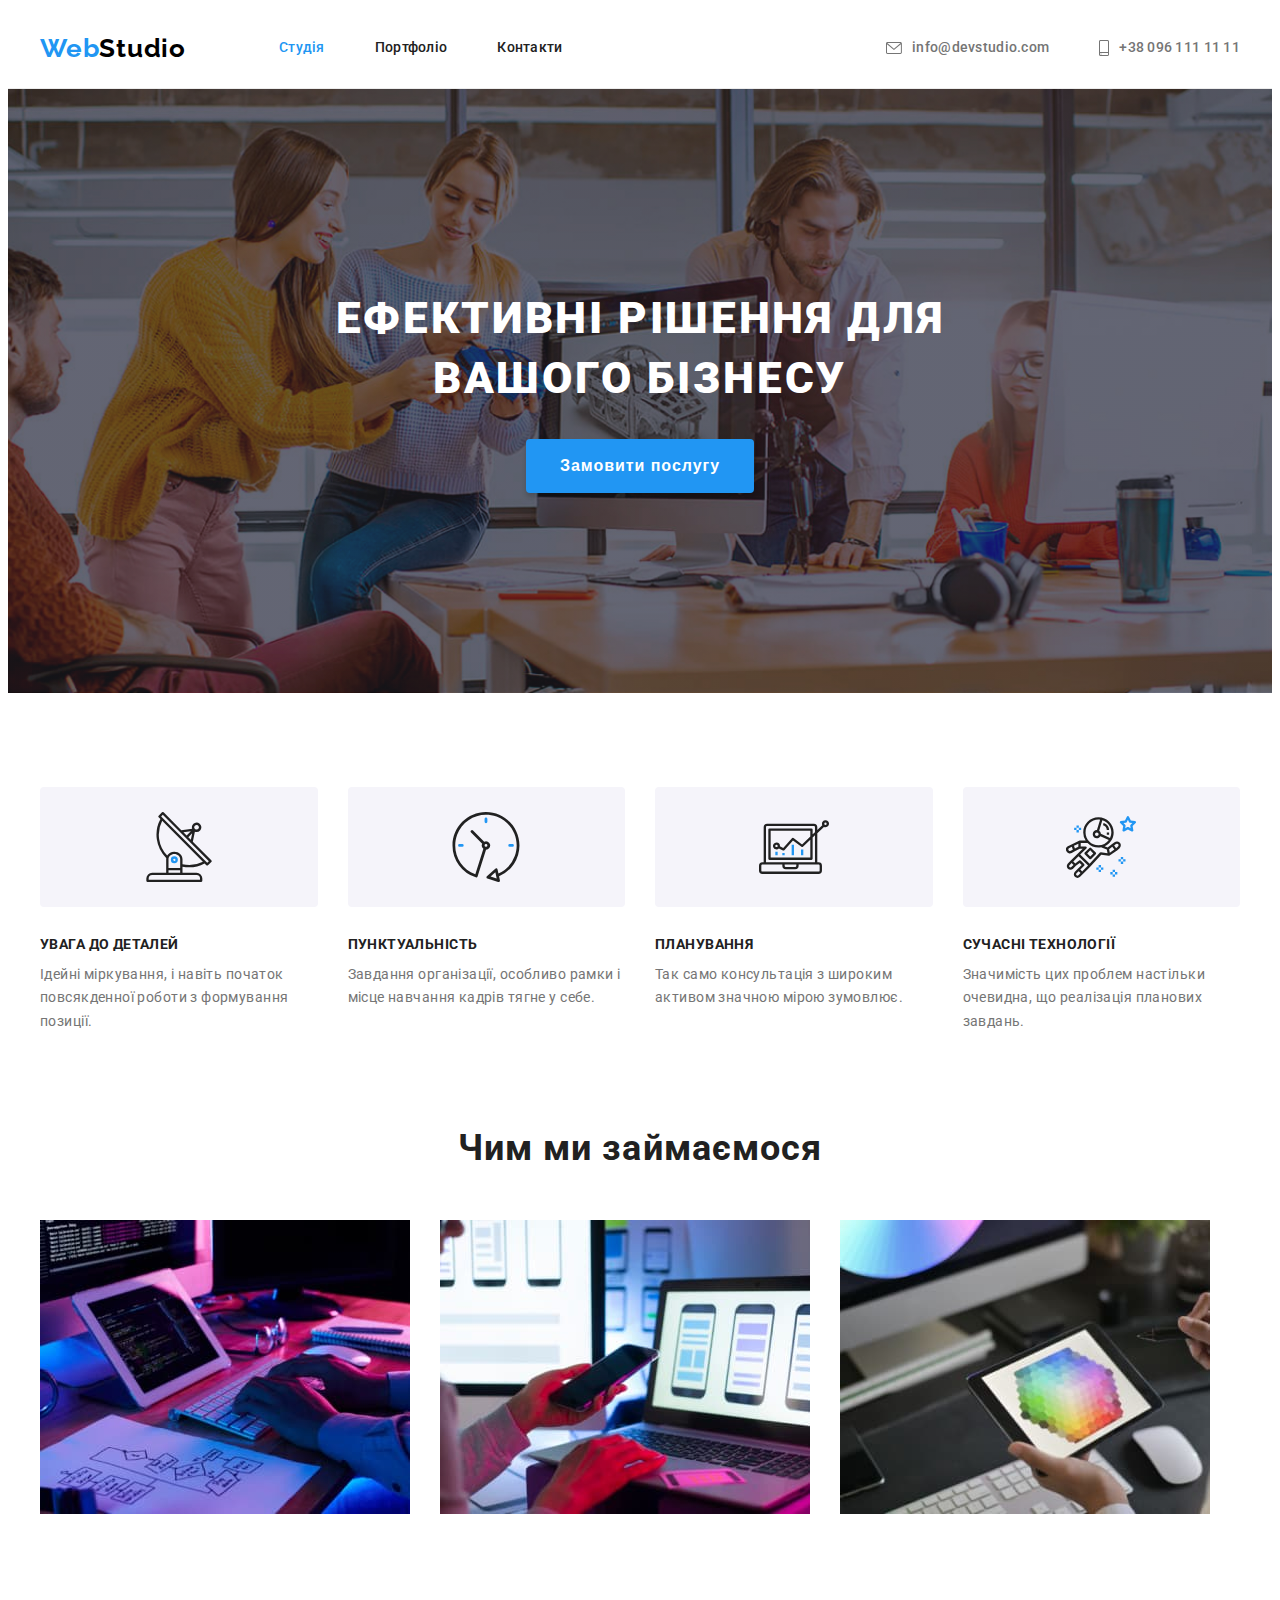
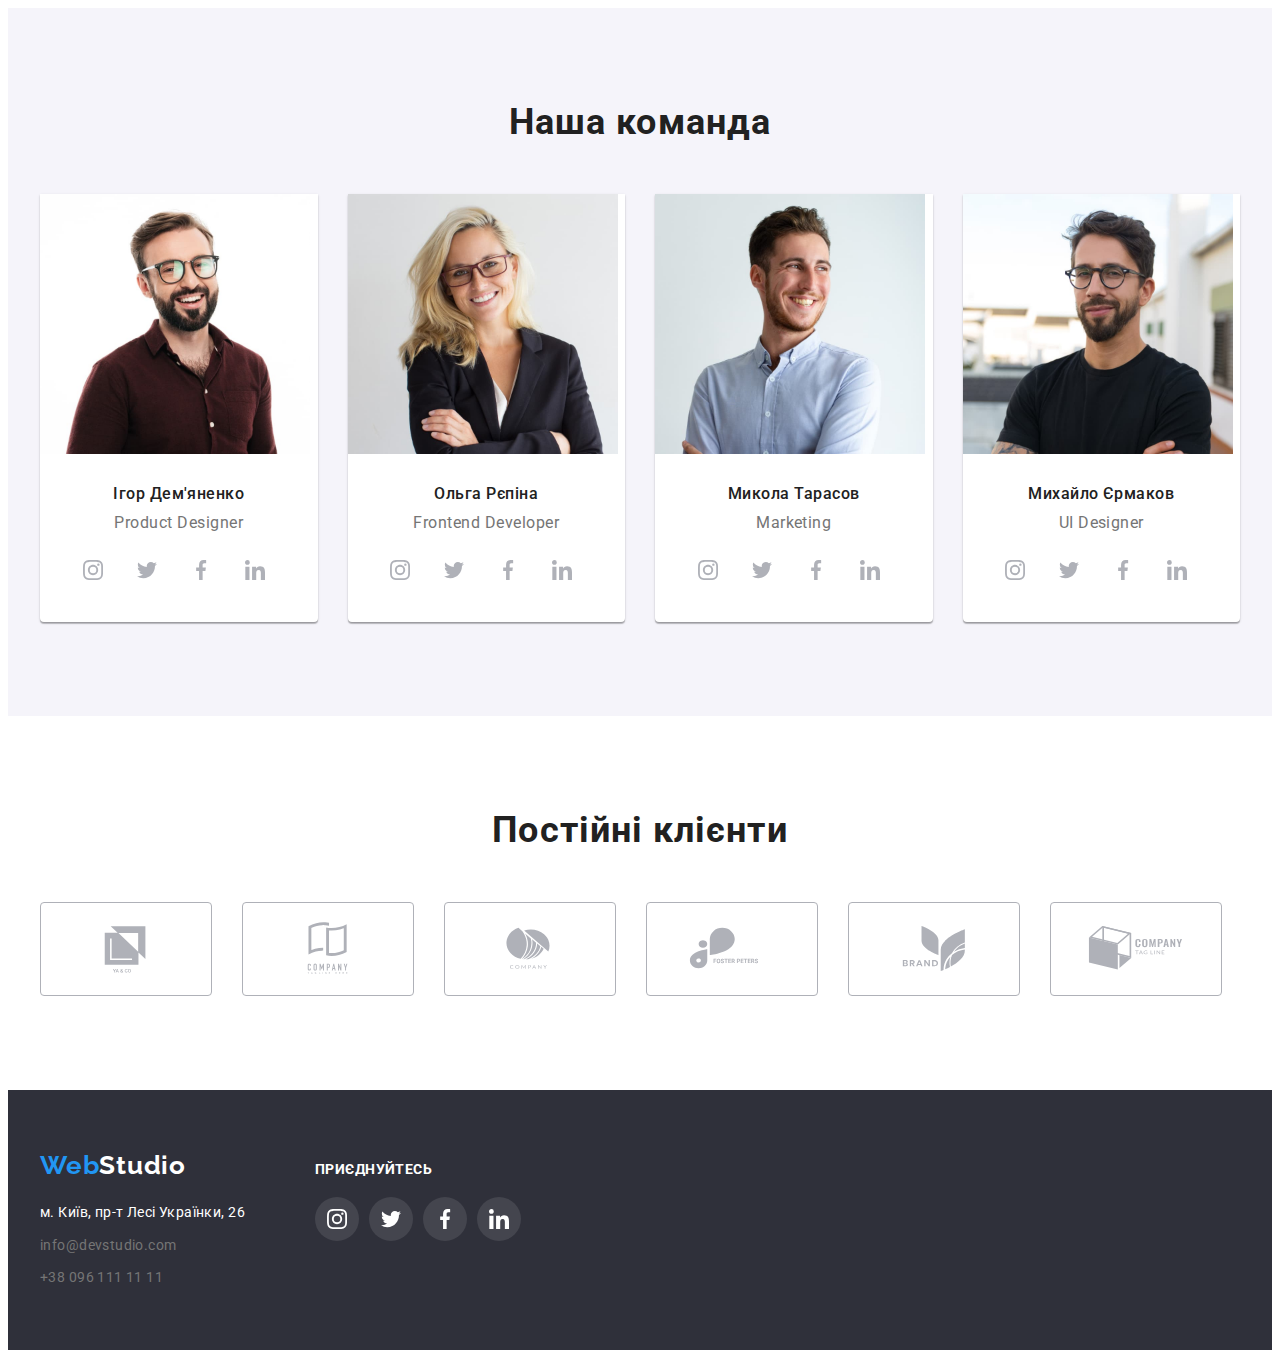
<file: index.html>
<!DOCTYPE html>
<html lang="uk">
  <head>
    <meta charset="UTF-8" />
    <meta http-equiv="X-UA-Compatible" content="IE=edge" />
    <meta name="viewport" content="width=device-width, initial-scale=1.0" />
    <title>webstudio</title>
    <link rel="preconnect" href="https://fonts.googleapis.com" />
    <link rel="preconnect" href="https://fonts.gstatic.com" crossorigin />
    <link
      rel="stylesheet"
      href="https://cdnjs.cloudflare.com/ajax/libs/modern-normalize/1.1.0/modern-normalize.min.css"
      integrity="sha512-wpPYUAdjBVSE4KJnH1VR1HeZfpl1ub8YT/NKx4PuQ5NmX2tKuGu6U/JRp5y+Y8XG2tV+wKQpNHVUX03MfMFn9Q=="
      crossorigin="anonymous"
      referrerpolicy="no-referrer"
    />
    <link
      href="https://fonts.googleapis.com/css2?family=Raleway:wght@700&family=Roboto:wght@400;500;700;900&display=swap"
      rel="stylesheet"
    />
    <link rel="stylesheet" href="./css/styles.css" />
  </head>
  <body>
    <header>
      <div class="header container">
        <!--logo-->
        <div class="logo-nav">
          <a class="logo" href="./index.html"><span class="logo-web">Web</span>Studio</a>
          <!--navigation-->
          <nav class="nav">
            <ul class="navigation list">
              <li class="navigation-list-item">
                <a class="navigation-item active" href="./index.html">Студія</a>
              </li>
              <li class="navigation-list-item">
                <a class="navigation-item" href="./portfolio.html">Портфоліо</a>
              </li>
              <li class="navigation-list-item"><a class="navigation-item" href="#footer">Контакти</a></li>
            </ul>
          </nav>
        </div>
        <!--contacts-->
        <ul class="contacts list">
          <li class="contacts-list-item">
            <a class="contacts-item" href="mailto:info@devstudio.com"
              ><svg class="icon-nav" width="16px" height="12px">
                <use href="./images/icons.svg#icon-mail"></use></svg
              >info@devstudio.com</a
            >
          </li>
          <li class="contacts-list-item">
            <a class="contacts-item" href="tel:+380961111111"
              ><svg class="icon-nav" width="10px" height="16px">
                <use href="./images/icons.svg#icon-phone"></use></svg
              >+38 096 111 11 11</a
            >
          </li>
        </ul>
      </div>
    </header>
    <main>
      <!--hero-->
      <section class="hero">
        <div class="container">
          <h1 class="hero-title">ЕФЕКТИВНІ РІШЕННЯ ДЛЯ ВАШОГО БІЗНЕСУ</h1>
          <button type="button" class="button-hero">Замовити послугу</button>
        </div>
      </section>

      <!--features-->
      <section class="features section">
        <div class="container">
          <h2 class="visually-hidden">Наші переваги</h2>
          <ul class="features list">
            <li class="features-item">
              <div class="features-icon">
                <svg width="70px" height="70px">
                  <use href="./images/icons.svg#icon-antenna"></use>
                </svg>
              </div>

              <h3 class="features-name">УВАГА ДО ДЕТАЛЕЙ</h3>
              <p class="features-text">
                Ідейні міркування, і навіть початок повсякденної роботи з формування позиції.
              </p>
            </li>
            <li class="features-item">
              <div class="features-icon">
                <svg width="70px" height="70px">
                  <use href="./images/icons.svg#icon-clock"></use>
                </svg>
              </div>
              <h3 class="features-name">ПУНКТУАЛЬНІСТЬ</h3>
              <p class="features-text">
                Завдання організації, особливо рамки і місце навчання кадрів тягне у себе.
              </p>
            </li>
            <li class="features-item">
              <div class="features-icon">
                <svg width="70px" height="70px">
                  <use href="./images/icons.svg#icon-diagram"></use>
                </svg>
              </div>
              <h3 class="features-name">ПЛАНУВАННЯ</h3>
              <p class="features-text">
                Так само консультація з широким активом значною мірою зумовлює.
              </p>
            </li>
            <li class="features-item">
              <div class="features-icon">
                <svg width="70px" height="70px">
                  <use href="./images/icons.svg#icon-astronaut"></use>
                </svg>
              </div>
              <h3 class="features-name">СУЧАСНІ ТЕХНОЛОГІЇ</h3>
              <p class="features-text">
                Значимість цих проблем настільки очевидна, що реалізація планових завдань.
              </p>
            </li>
          </ul>
        </div>
      </section>
      <!--what we do-->
      <section class="specialization section">
        <div class="container">
          <h2 class="specialization title">Чим ми займаємося</h2>
          <ul class="specialization list">
            <li class="specialization-item">
              <img src="images/img-1.jpg" alt="друкує текст" width="370" />
            </li>
            <li class="specialization-item">
              <img src="images/img-2.jpg" alt="телефон в руці" width="370" />
            </li>
            <li class="specialization-item">
              <img src="images/img-3.jpg" alt="спектр кольорів" width="370" />
            </li>
          </ul>
        </div>
      </section>
      <!--our team-->
      <section class="team section">
        <div class="team container">
          <h2 class="team title">Наша команда</h2>
          <ul class="team list">
            <li class="team-card">
              <img src="images/img-team1.jpg" alt="Ігор Демяненко" width="270" />
              <div class="team-card-name">
                <h3 class="team-name">Ігор Дем'яненко</h3>
                <p class="team-profession">Product Designer</p>
                <ul class="social list">
                  <li class="social-icon">
                    <a href="/" class="social-link"
                      ><svg width="20px" height="20px">
                        <use href="./images/icons.svg#icon-instagram"></use></svg
                    ></a>
                  </li>
                  <li class="social-icon">
                    <a href="/" class="social-link"
                      ><svg width="20px" height="20px">
                        <use href="./images/icons.svg#icon-twitter"></use></svg
                    ></a>
                  </li>
                  <li class="social-icon">
                    <a href="/" class="social-link"
                      ><svg width="20px" height="20px">
                        <use href="./images/icons.svg#icon-facebook"></use></svg
                    ></a>
                  </li>
                  <li class="social-icon">
                    <a href="/" class="social-link"
                      ><svg width="20px" height="20px">
                        <use href="./images/icons.svg#icon-linkedin"></use></svg
                    ></a>
                  </li>
                </ul>
              </div>
            </li>
            <li class="team-card">
              <img src="images/img-team2.jpg" alt="Ольга Рєпіна" width="270" />
              <div class="team-card-name">
                <h3 class="team-name">Ольга Рєпіна</h3>
                <p class="team-profession">Frontend Developer</p>
                <ul class="social list">
                  <li class="social-icon">
                    <a href="/" class="social-link"
                      ><svg width="20px" height="20px">
                        <use href="./images/icons.svg#icon-instagram"></use></svg
                    ></a>
                  </li>
                  <li class="social-icon">
                    <a href="/" class="social-link"
                      ><svg width="20px" height="20px">
                        <use href="./images/icons.svg#icon-twitter"></use></svg
                    ></a>
                  </li>
                  <li class="social-icon">
                    <a href="/" class="social-link"
                      ><svg width="20px" height="20px">
                        <use href="./images/icons.svg#icon-facebook"></use></svg
                    ></a>
                  </li>
                  <li class="social-icon">
                    <a href="/" class="social-link"
                      ><svg width="20px" height="20px">
                        <use href="./images/icons.svg#icon-linkedin"></use></svg
                    ></a>
                  </li>
                </ul>
              </div>
            </li>
            <li class="team-card">
              <img src="images/img-team3.jpg" alt="Микола Тарасов" width="270" />
              <div class="team-card-name">
                <h3 class="team-name">Микола Тарасов</h3>
                <p class="team-profession">Marketing</p>
                <ul class="social list">
                  <li class="social-icon">
                    <a href="/" class="social-link"
                      ><svg width="20px" height="20px">
                        <use href="./images/icons.svg#icon-instagram"></use></svg
                    ></a>
                  </li>
                  <li class="social-icon">
                    <a href="/" class="social-link"
                      ><svg width="20px" height="20px">
                        <use href="./images/icons.svg#icon-twitter"></use></svg
                    ></a>
                  </li>
                  <li class="social-icon">
                    <a href="/" class="social-link"
                      ><svg width="20px" height="20px">
                        <use href="./images/icons.svg#icon-facebook"></use></svg
                    ></a>
                  </li>
                  <li class="social-icon">
                    <a href="/" class="social-link"
                      ><svg width="20px" height="20px">
                        <use href="./images/icons.svg#icon-linkedin"></use></svg
                    ></a>
                  </li>
                </ul>
              </div>
            </li>
            <li class="team-card">
              <img src="images/img-team4.jpg" alt="Михайло Єрмаков" width="270" />
              <div class="team-card-name">
                <h3 class="team-name">Михайло Єрмаков</h3>
                <p class="team-profession">UI Designer</p>
                <ul class="social list">
                  <li class="social-icon">
                    <a href="/" class="social-link"
                      ><svg width="20px" height="20px">
                        <use href="./images/icons.svg#icon-instagram"></use></svg
                    ></a>
                  </li>
                  <li class="social-icon">
                    <a href="/" class="social-link"
                      ><svg width="20px" height="20px">
                        <use href="./images/icons.svg#icon-twitter"></use></svg
                    ></a>
                  </li>
                  <li class="social-icon">
                    <a href="/" class="social-link"
                      ><svg width="20px" height="20px">
                        <use href="./images/icons.svg#icon-facebook"></use></svg
                    ></a>
                  </li>
                  <li class="social-icon">
                    <a href="/" class="social-link"
                      ><svg width="20px" height="20px">
                        <use href="./images/icons.svg#icon-linkedin"></use></svg
                    ></a>
                  </li>
                </ul>
              </div>
            </li>
          </ul>
        </div>
      </section>
      <section class="clients section">
        <div class="clients container">
          <h2 class="clients title">Постійні клієнти</h2>
          <ul class="clients list">
            <li class="clients-item">
              <a href="/" class="clients-link"
                ><svg  width="106px" height="60px">
                  <use href="./images/icons.svg#icon-company1"></use></svg
              ></a>
            </li>
            <li class="clients-item">
              <a href="/" class="clients-link"
                ><svg  width="106px" height="60px">
                  <use href="./images/icons.svg#icon-company2"></use></svg
              ></a>
            </li>
            <li class="clients-item">
              <a href="/" class="clients-link"
                ><svg  width="106px" height="60px">
                  <use href="./images/icons.svg#icon-company3"></use></svg
              ></a>
            </li>
            <li class="clients-item">
              <a href="/" class="clients-link"
                ><svg  width="106px" height="60px">
                  <use href="./images/icons.svg#icon-company4"></use></svg
              ></a>
            </li>
            <li class="clients-item">
              <a href="/" class="clients-link"
                ><svg  width="106px" height="60px">
                  <use href="./images/icons.svg#icon-company5"></use></svg
              ></a>
            </li>
            <li class="clients-item">
              <a href="/" class="clients-link"
                ><svg  width="106px" height="60px">
                  <use href="./images/icons.svg#icon-company6"></use></svg
              ></a>
            </li>
          </ul>
        </div>
      </section>
    </main>
    <footer id="footer">
      <div class="footer container">
        <div class="footer contacts">
          <div class="logo-all">
            <a class="logo" href="./index.html"><span class="logo-web">Web</span>Studio</a>
          </div>
          <address>
            <ul class="adress list">
              <li class="adress-item">
                <a class="adress phisical" href="https://cutt.ly/nXoE7GO"
                  >м. Київ, пр-т Лесі Українки, 26</a
                >
              </li>
              <li class="adress-item">
                <a class="adress mail" href="mailto:info@devstudio.com">info@devstudio.com</a>
              </li>
              <li class="adress-item">
                <a class="adress phone" href="tel:+380961111111">+38 096 111 11 11</a>
              </li>
            </ul>
          </address>
        </div>
        <div class="footer-links">
          <h3 class="footer-links-title">ПРИЄДНУЙТЕСЬ</h3>
          <ul class="footer social list">
                  <li class="footer social-icon">
                    <a href="/" class="footer social-link"
                      ><svg width="20px" height="20px">
                        <use href="./images/icons.svg#icon-instagram"></use></svg
                    ></a>
                  </li>
                  <li class="footer social-icon">
                    <a href="/" class="footer social-link"
                      ><svg width="20px" height="20px">
                        <use href="./images/icons.svg#icon-twitter"></use></svg
                    ></a>
                  </li>
                  <li class="footer social-icon">
                    <a href="/" class="footer social-link"
                      ><svg width="20px" height="20px">
                        <use href="./images/icons.svg#icon-facebook"></use></svg
                    ></a>
                  </li>
                  <li class="footer social-icon">
                    <a href="/" class="footer social-link"
                      ><svg width="20px" height="20px">
                        <use href="./images/icons.svg#icon-linkedin"></use></svg
                    ></a>
                  </li>
                </ul>
        </div>
      </div>
    </footer>
  </body>
</html>
</file>
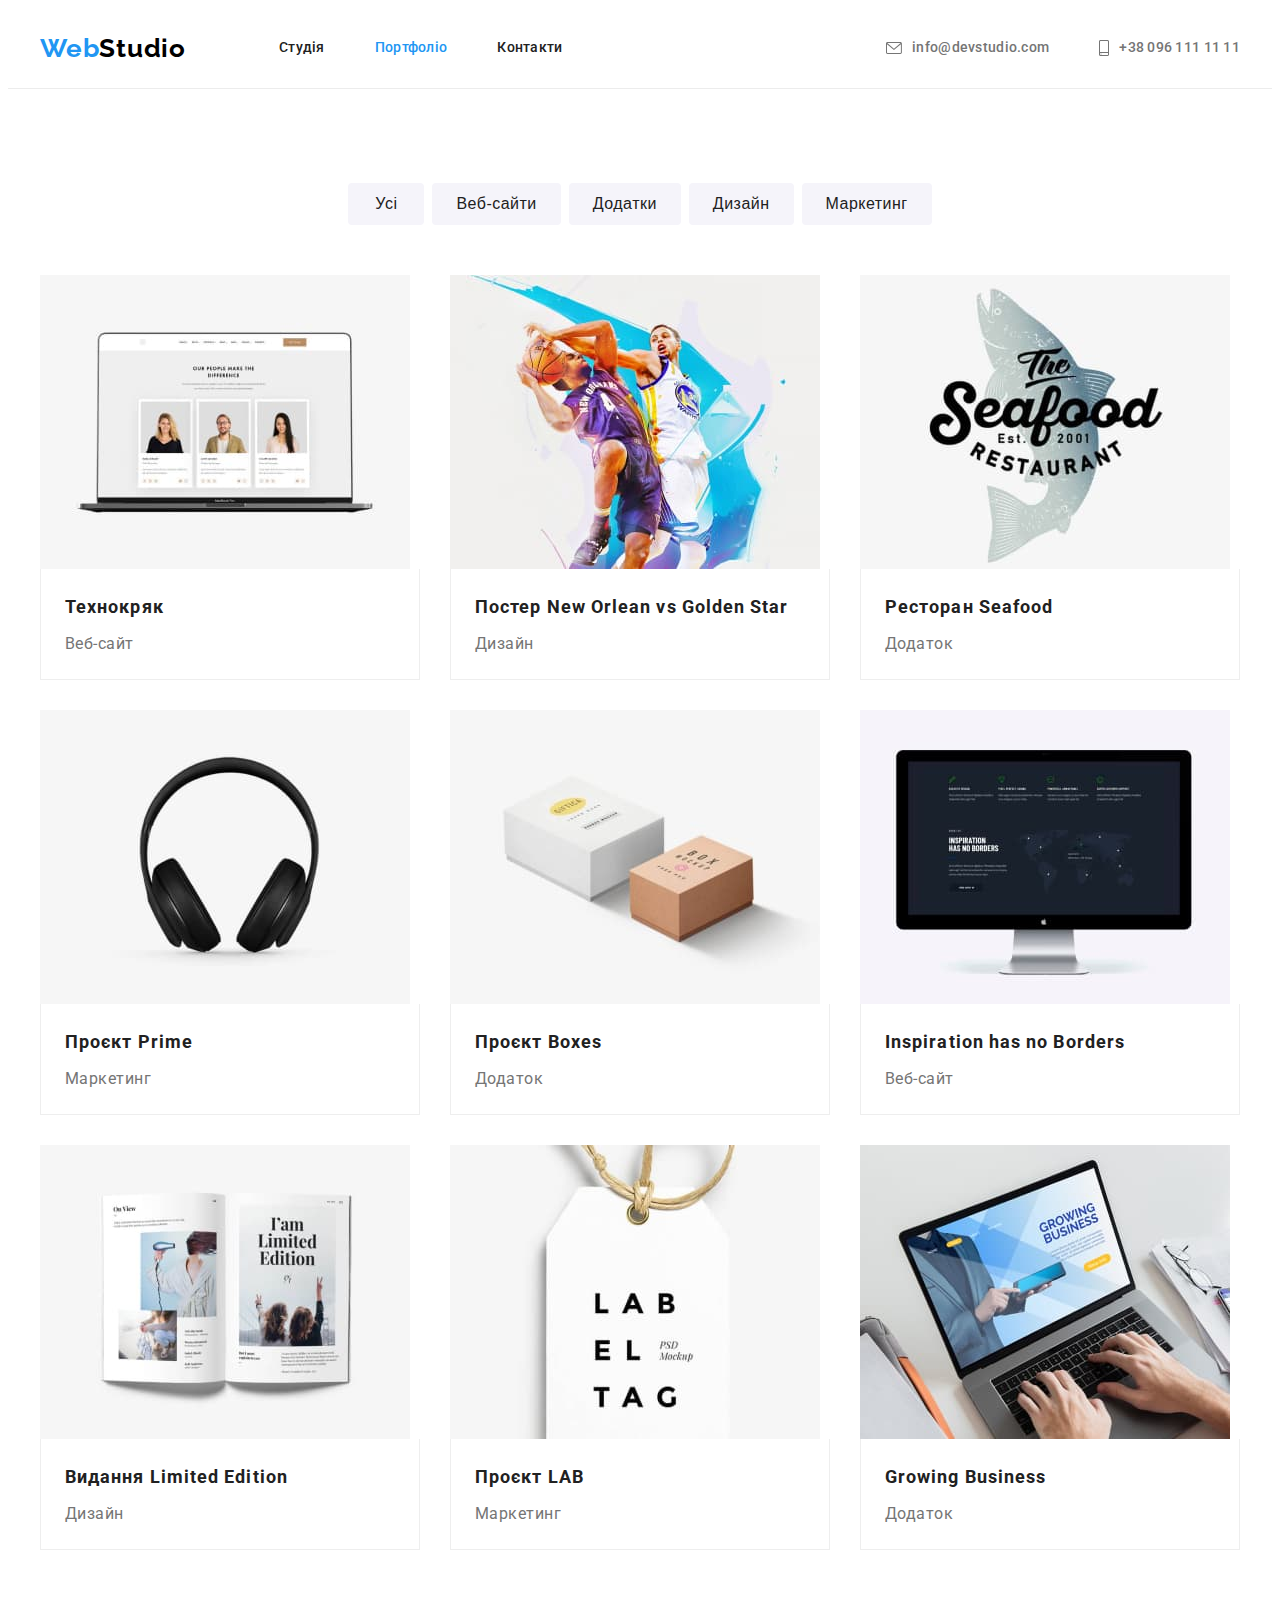
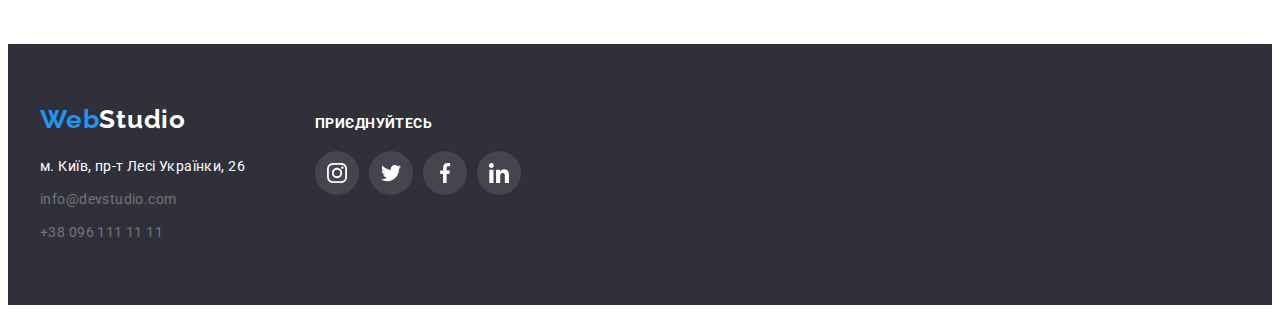
<file: portfolio.html>
<!DOCTYPE html>
<html lang="uk">
  <head>
    <meta charset="UTF-8" />
    <meta http-equiv="X-UA-Compatible" content="IE=edge" />
    <meta name="viewport" content="width=device-width, initial-scale=1.0" />
    <title>portfolio</title>
    <link rel="preconnect" href="https://fonts.googleapis.com" />
    <link rel="preconnect" href="https://fonts.gstatic.com" crossorigin />
    <link
      href="https://fonts.googleapis.com/css2?family=Raleway:wght@700&family=Roboto:wght@400;500;700;900&display=swap"
      rel="stylesheet"
    />
    <link
      rel="stylesheet"
      href="https://cdnjs.cloudflare.com/ajax/libs/modern-normalize/1.1.0/modern-normalize.min.css"
      integrity="sha512-wpPYUAdjBVSE4KJnH1VR1HeZfpl1ub8YT/NKx4PuQ5NmX2tKuGu6U/JRp5y+Y8XG2tV+wKQpNHVUX03MfMFn9Q=="
      crossorigin="anonymous"
      referrerpolicy="no-referrer"
    />
    <link rel="stylesheet" href="./css/styles.css" />
  </head>
  <body>
    <header>
      <div class="header container">
        <!--logo-->
        <div class="logo-nav">
          <a class="logo" href="./index.html"><span class="logo-web">Web</span>Studio</a>
          <!--navigation-->
          <nav class="nav">
            <ul class="navigation list">
              <li class="navigation-list-item">
                <a class="navigation-item" href="./index.html">Студія</a>
              </li>
              <li class="navigation-list-item">
                <a class="navigation-item active" href="./portfolio.html">Портфоліо</a>
              </li>
              <li class="navigation-list-item"><a class="navigation-item" href="#footer">Контакти</a></li>
            </ul>
          </nav>
        </div>
        <!--contacts-->
        <ul class="contacts list">
          <li class="contacts-list-item">
            <a class="contacts-item" href="mailto:info@devstudio.com"
              ><svg class="icon-nav" width="16px" height="12px">
                <use href="./images/icons.svg#icon-mail"></use></svg
              >info@devstudio.com</a
            >
          </li>
          <li class="contacts-list-item">
            <a class="contacts-item" href="tel:+380961111111"
              ><svg class="icon-nav" width="10px" height="16px">
                <use href="./images/icons.svg#icon-phone"></use></svg
              >+38 096 111 11 11</a
            >
          </li>
        </ul>
      </div>
    </header>
    <main>
      <section class="section">
        <div class="portfolio container">
          <h1 class="visually-hidden">Портфоліо</h1>
          <ul class="button list">
            <li class="btn-item">
              <button type="button" class="button-portfolio all">Усі</button>
            </li>
            <li class="btn-item">
              <button type="button" class="button-portfolio">Веб-сайти</button>
            </li>
            <li class="btn-item">
              <button type="button" class="button-portfolio">Додатки</button>
            </li>
            <li class="btn-item"><button type="button" class="button-portfolio">Дизайн</button></li>
            <li class="btn-item">
              <button type="button" class="button-portfolio">Маркетинг</button>
            </li>
          </ul>
          <ul class="portfolio list">
            <li class="portfolio-list-item">
              <a class="portfolio-link" href="/"
                ><img src="./images/portfolio-img1.jpg" width="370" alt="ноутбук" />
                <div class="portfolio-item-title">
                  <h2 class="portfolio-name">Технокряк</h2>
                  <p>Веб-сайт</p>
                </div></a
              >
            </li>
            <li class="portfolio-list-item">
              <a class="portfolio-link" href="/"
                ><img src="./images/portfolio-img2.jpg" width="370" alt="баскетбол" />
                <div class="portfolio-item-title">
                  <h2 class="portfolio-name">Постер New Orlean vs Golden Star</h2>
                  <p>Дизайн</p>
                </div></a
              >
            </li>
            <li class="portfolio-list-item">
              <a class="portfolio-link" href="/"
                ><img src="./images/portfolio-img3.jpg" width="370" alt="риба" />
                <div class="portfolio-item-title">
                  <h2 class="portfolio-name">Ресторан Seafood</h2>
                  <p>Додаток</p>
                </div></a
              >
            </li>
            <li class="portfolio-list-item">
              <a class="portfolio-link" href="/"
                ><img src="./images/portfolio-img4.jpg" width="370" alt="навушники" />
                <div class="portfolio-item-title">
                  <h2 class="portfolio-name">Проєкт Prime</h2>
                  <p>Маркетинг</p>
                </div></a
              >
            </li>
            <li class="portfolio-list-item">
              <a class="portfolio-link" href="/"
                ><img src="./images/portfolio-img5.jpg" width="370" alt="дві коробки" />
                <div class="portfolio-item-title">
                  <h2 class="portfolio-name">Проєкт Boxes</h2>
                  <p>Додаток</p>
                </div></a
              >
            </li>
            <li class="portfolio-list-item">
              <a class="portfolio-link" href="/"
                ><img src="./images/portfolio-img6.jpg" width="370" alt="монітор" />
                <div class="portfolio-item-title">
                  <h2 class="portfolio-name">Inspiration has no Borders</h2>
                  <p>Веб-сайт</p>
                </div></a
              >
            </li>
            <li class="portfolio-list-item">
              <a class="portfolio-link" href="/"
                ><img src="./images/portfolio-img7.jpg" width="370" alt="книга" />
                <div class="portfolio-item-title">
                  <h2 class="portfolio-name">Видання Limited Edition</h2>
                  <p>Дизайн</p>
                </div></a
              >
            </li>
            <li class="portfolio-list-item">
              <a class="portfolio-link" href="/"
                ><img src="./images/portfolio-img8.jpg" width="370" alt="етикетка" />
                <div class="portfolio-item-title">
                  <h2 class="portfolio-name">Проєкт LAB</h2>
                  <p>Маркетинг</p>
                </div></a
              >
            </li>
            <li class="portfolio-list-item">
              <a class="portfolio-link" href="/"
                ><img src="./images/portfolio-img9.jpg" width="370" alt="руки на ноутбуці" />
                <div class="portfolio-item-title">
                  <h2 class="portfolio-name">Growing Business</h2>
                  <p>Додаток</p>
                </div></a
              >
            </li>
          </ul>
        </div>
      </section>
    </main>
     <footer id="footer">
      <div class="footer container">
        <div class="footer contacts">
          <div class="logo-all">
            <a class="logo" href="./index.html"><span class="logo-web">Web</span>Studio</a>
          </div>
          <address>
            <ul class="adress list">
              <li class="adress-item">
                <a class="adress phisical" href="https://cutt.ly/nXoE7GO"
                  >м. Київ, пр-т Лесі Українки, 26</a
                >
              </li>
              <li class="adress-item">
                <a class="adress mail" href="mailto:info@devstudio.com">info@devstudio.com</a>
              </li>
              <li class="adress-item">
                <a class="adress phone" href="tel:+380961111111">+38 096 111 11 11</a>
              </li>
            </ul>
          </address>
        </div>
        <div class="footer-links">
          <h3 class="footer-links-title">ПРИЄДНУЙТЕСЬ</h3>
          <ul class="footer social list">
                  <li class="footer social-icon">
                    <a href="/" class="footer social-link"
                      ><svg width="20px" height="20px">
                        <use href="./images/icons.svg#icon-instagram"></use></svg
                    ></a>
                  </li>
                  <li class="footer social-icon">
                    <a href="/" class="footer social-link"
                      ><svg width="20px" height="20px">
                        <use href="./images/icons.svg#icon-twitter"></use></svg
                    ></a>
                  </li>
                  <li class="footer social-icon">
                    <a href="/" class="footer social-link"
                      ><svg width="20px" height="20px">
                        <use href="./images/icons.svg#icon-facebook"></use></svg
                    ></a>
                  </li>
                  <li class="footer social-icon">
                    <a href="/" class="footer social-link"
                      ><svg width="20px" height="20px">
                        <use href="./images/icons.svg#icon-linkedin"></use></svg
                    ></a>
                  </li>
                </ul>
        </div>
      </div>
    </footer>
  </body>
</html>
</file>
<file: css/styles.css>
:root {
  --accent-color: #2196f3;
  --main-text-color: #212121;
  --gray-text-color: #757575;
  --background-hero: #2f303a;
  --background-gradient-color: rgba(47, 48, 58, 0.4);
  --white-color: #fff;
  --black-color: #000;
  --background-gray-color: #f5f4fa;
  --border-header: #ececec;
  --border-portfolio: #eeeeee;
  --button-hero-active: #188ce8;
  --icon-color: #afb1b8;
  --footer-icon-color:rgba(255, 255, 255, 0.1);
}
body {
  font-family: Roboto, sans-serif;
  color: var(--main-text-color);
  background-color: var(--white-color);
}
h1,
h2,
h3,
h4,
h5,
h6,
ul,
p {
  margin: 0;
  padding: 0;
}
.container {
  width: 1200px;
  margin-left: auto;
  margin-right: auto;
  padding: 0 15px;
}
.section {
  padding-top: 94px;
  padding-bottom: 94px;
}
header {
  border-bottom: 1px solid var(--border-header);
}
.header.container {
  display: flex;
  justify-content: space-between;
  align-items: center;
}
.logo-nav {
  display: flex;
  align-items: center;
}

.logo {
  color: var(--black-color);
  font-family: Raleway, sans-serif;
  font-weight: 700;
  font-size: 26px;
  line-height: 1.19;
  text-decoration: none;
  letter-spacing: 0.03em;
}
.logo-web {
  color: var(--accent-color);
}
.list {
  list-style: none;
}
.nav {
  margin-left: 93px;
}

.navigation.list,
.contacts.list {
  font-weight: 500;
  font-size: 14px;
  line-height: 1.14;
  letter-spacing: 0.02em;
  text-decoration: none;
  display: flex;
  align-items: center;
  padding-top: 32px;
  padding-bottom: 32px;
}

.contacts-item {
  color: var(--gray-text-color);
  text-decoration: none;
  display: flex;
  align-items: center;
  justify-content: center;
}
.contacts-list-item {
  margin-right: 50px;
}
.contacts-list-item:last-child {
  margin-right: 0;
}
.icon-nav {
  margin-right: 10px;
  fill: currentColor;
}

.navigation-list-item {
  margin-right: 50px;
}
.navigation-list-item:last-child {
  margin-right: 0;
}
.navigation-item {
  line-height: 1;
  color: var(--main-text-color);
  text-decoration: none;
  line-height: 1.14;
  letter-spacing: 0.02em;
}

.navigation-item:hover,
.navigation-item:focus,
.contacts-item:hover,
.contacts-item:focus,
.active {
  color: var(--accent-color);
}

.hero {
  background-color: var(--background-hero);
  text-align: center;
  padding-top: 200px;
  padding-bottom: 200px;
  margin-left: auto;
  margin-right: auto;
  background-repeat: no-repeat;
  max-width: 1600px;
  background-size: cover;
  background-position: center;
  background-image: linear-gradient(
      to right,
      var(--background-gradient-color),
      var(--background-gradient-color)
    ),
    url(../images/background-hero.jpg);
}
.hero-title {
  color: var(--white-color);
  font-weight: 900;
  font-size: 44px;
  line-height: 1.36;
  letter-spacing: 0.06em;
  text-transform: uppercase;
  margin-right: auto;
  margin-left: auto;
  margin-bottom: 30px;
  width: 696px;
}

.button-hero {
  font-weight: 700;
  font-size: 16px;
  line-height: 1.87;
  align-items: center;
  text-align: center;
  letter-spacing: 0.06em;
  cursor: pointer;
  box-shadow: 0px 4px 4px rgba(0, 0, 0, 0.15);
  border-radius: 4px;
  border-color: transparent;
  padding: 10px 32px;
}
.button-hero:hover,
.button-hero:focus {
  background-color: var(--button-hero-active);
}
.button.list {
  display: flex;
  justify-content: center;
  margin-bottom: 50px;
}

.button-portfolio {
  background-color: var(--background-gray-color);
  color: var(--main-text-color);
  font-weight: 500;
  font-size: 16px;
  line-height: 1.62;
  text-align: center;
  letter-spacing: 0.03em;
  cursor: pointer;
  border-radius: 4px;
  border-color: transparent;
  padding: 6px 22px;
}

.button-portfolio.all {
  padding-left: 25px;
  padding-right: 25px;
}
.btn-item {
  margin-right: 8px;
}
.btn-item:last-child {
  margin-right: 0;
}
.button-portfolio:hover,
.button-portfolio:focus{
  box-shadow: 0px 3px 1px rgba(0, 0, 0, 0.1), 0px 1px 2px rgba(0, 0, 0, 0.08), 0px 2px 2px rgba(0, 0, 0, 0.12);
  border-radius: 4px;
}

.button-hero,
.button-portfolio:hover,
.button-portfolio:focus {
  background-color: var(--accent-color);
  color: var(--white-color);
}

.visually-hidden {
  position: absolute;
  white-space: nowrap;
  width: 1px;
  height: 1px;
  overflow: hidden;
  border: 0;
  padding: 0;
  clip: rect(0 0 0 0);
  clip-path: inset(50%);
  margin: -1px;
}

.features.list {
  display: flex;
}
.features-item {
  flex-basis: calc((100% - 90px) / 4);
  margin-right: 30px;
}
.features-item:last-child {
  margin-right: 0;
}
.features-name {
  font-weight: 700;
  font-size: 14px;
  line-height: 1.14;
  text-transform: uppercase;
  letter-spacing: 0.03em;
  margin-bottom: 10px;
}
.features-text {
  font-size: 14px;
  line-height: 1.71;
  color: var(--gray-text-color);
  letter-spacing: 0.03em;
}
.features-icon {
  height: 120px;
  background-color: var(--background-gray-color);
  display: flex;
  justify-content: center;
  align-items: center;
  border-radius: 4px;
  margin-bottom: 30px;
}
.specialization.section {
  padding-top: 0;
}
.specialization.list {
  display: flex;
}
.specialization-item {
  margin-right: 30px;
}
.specialization-item:last-child {
  margin-right: 0;
}

.team {
  background-color: var(--background-gray-color);
  text-align: center;
}
.title {
  font-weight: 700;
  font-size: 36px;
  line-height: 1.16;
  text-align: center;
  letter-spacing: 0.03em;
  margin-bottom: 50px;
}
.team.list {
  display: flex;
}
.team-card {
  background-color: var(--white-color);
  text-decoration: none;
  flex-basis: calc((100% - 90px) / 4);
  margin-right: 30px;
  box-shadow: 0px 1px 3px rgba(0, 0, 0, 0.12), 0px 1px 1px rgba(0, 0, 0, 0.14),
    0px 2px 1px rgba(0, 0, 0, 0.2);
  border-radius: 0px 0px 4px 4px;
}
.team-card:last-child {
  margin-right: 0;
}
img {
  display: block;
  max-width: 100%;
  height: auto;
}
.team-name {
  color: var(--main-text-color);
  font-weight: 500;
  font-size: 16px;
  line-height: 1.19;
  letter-spacing: 0.03em;
  margin-bottom: 10px;
}

.team-profession {
  font-size: 16px;
  line-height: 1.19;
  letter-spacing: 0.03em;
  color: var(--gray-text-color);
  margin-bottom: 16px;
}
.team-card-name {
  padding-top: 30px;
  padding-bottom: 30px;
}

.social.list {
  display: flex;
  justify-content: center;
}

.social-link {
  display: flex;
  align-items: center;
  justify-content: center;
  width: 44px;
  height: 44px;
  border-radius: 50%;
  color: var(--icon-color);
}
.social-icon {
  margin-right: 10px;
}
.social-link:hover,
.social-link:focus {
  background-color: var(--accent-color);
  color: var(--white-color);
}
.social-link > svg {
  fill: currentColor;
}
.button.list {
  display: flex;
}

.portfolio.list {
  display: flex;
  flex-wrap: wrap;
}
.portfolio-list-item {
  flex-basis: calc((100% - 60px) / 3);
  margin-right: 30px;
  margin-bottom: 30px;
}
.portfolio-list-item:nth-child(3n) {
  margin-right: 0;
}
.portfolio-list-item:nth-last-child(-n + 3) {
  margin-bottom: 0;
}
.portfolio-item-title {
  border: 1px solid var(--border-portfolio);
  border-top: none;
  padding: 20px 24px;
}
.portfolio-link {
  display: block;
  text-decoration: none;
  font-size: 16px;
  line-height: 1.88;
  letter-spacing: 0.03em;
  color: var(--gray-text-color);
}
.portfolio-link:hover,
.portfolio-link:focus{
  box-shadow: 0px 1px 1px rgba(0, 0, 0, 0.12), 0px 4px 4px rgba(0, 0, 0, 0.06), 1px 4px 6px rgba(0, 0, 0, 0.16);
}
.portfolio-name {
  font-weight: 700;
  font-size: 18px;
  line-height: 2;
  letter-spacing: 0.06em;
  color: var(--main-text-color);
  margin-bottom: 4px;
}

footer {
  background-color: var(--background-hero);
  padding-top: 60px;
  padding-bottom: 60px;
}

.logo-all {
  margin-bottom: 20px;
}
.logo-all > .logo,
.adress.phisical {
  color: var(--white-color);
}
.adress {
  color: var(--gray-text-color);
  font-size: 14px;
  line-height: 1.71;
  font-style: normal;
  text-decoration: none;
  letter-spacing: 0.03em;
}
.adress:hover,
.adress:focus {
  color: var(--accent-color);
}
.adress-item {
  margin-bottom: 9px;
}
.adress-item:last-child {
  margin-bottom: 0;
}
.clients.list{
display: flex;
}
.clients-link>svg{
fill: currentColor;
}
.clients-link{
display:flex; 
width:170px;
height: 92px;
border: 1px solid var(--icon-color);
border-radius: 4px;
justify-content: center;
align-items: center;
color:var(--icon-color);
}
.clients-item{
margin-right: 30px;
}
.clients-item:last-child{
margin-right: 0;
}
.clients-link:hover,
.clients-link:focus{
  border-color: var(--accent-color);
  color:var(--accent-color);
}

.footer.container{
  display: flex;
  align-items: baseline;
}
.footer-links-title{
font-family: 'Roboto';
font-style: normal;
font-weight: 700;
font-size: 14px;
color:var(--white-color);
line-height: 16px;
letter-spacing: 0.03em;
margin-bottom: 20px;
}
.footer.social-link{
  color:var(--white-color);
  background-color:var(--footer-icon-color);
}
.footer.social-link:hover,
.footer.social-link:focus{
  background-color: var(--accent-color);
}
.footer.contacts{
margin-right: 70px;
}
</file>
